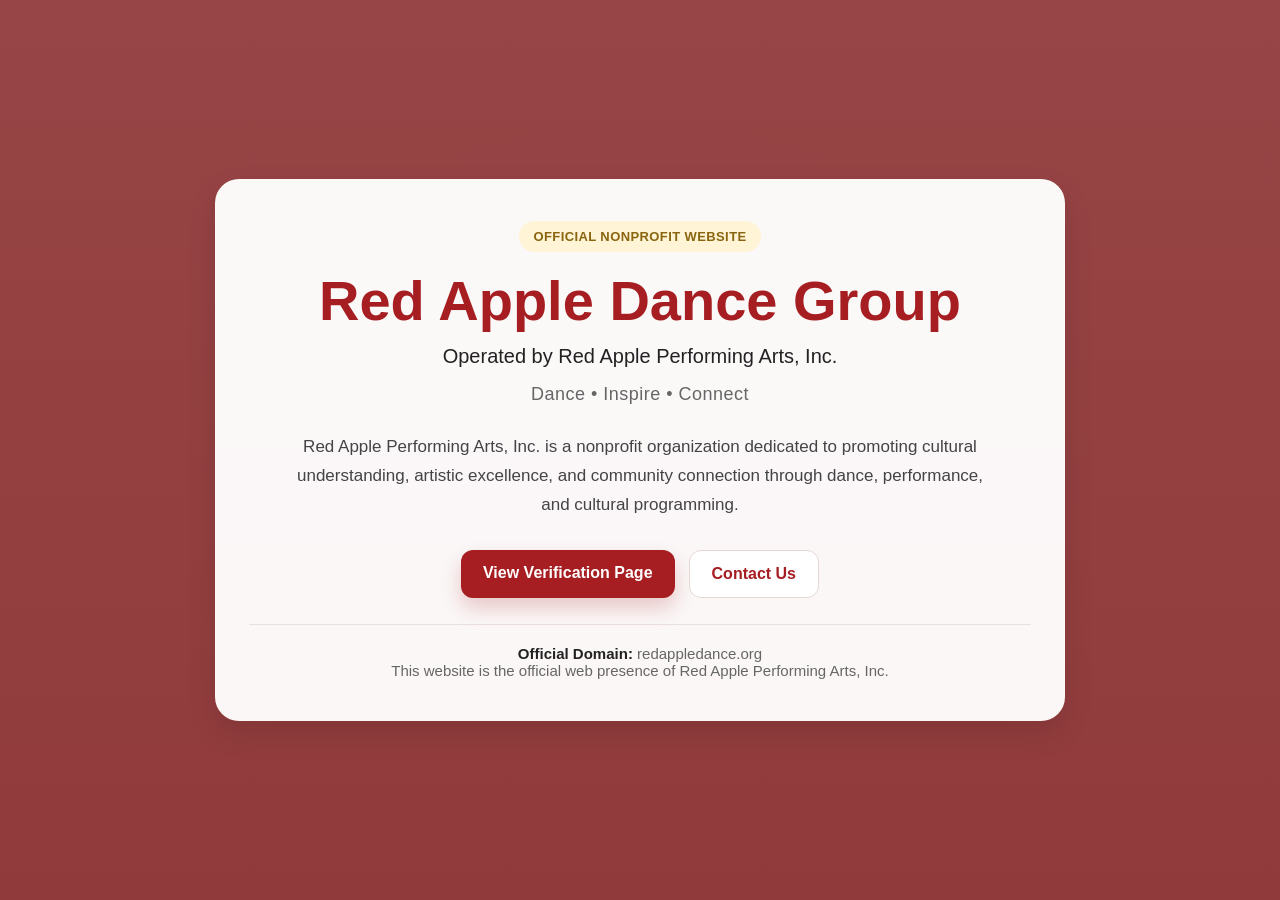
<file: index.html>
<!DOCTYPE html>
<html lang="en">
<head>
  <meta charset="UTF-8" />
  <meta name="viewport" content="width=device-width, initial-scale=1.0" />
  <title>Red Apple Dance Group | Red Apple Performing Arts, Inc.</title>
  <meta
    name="description"
    content="Official website of Red Apple Performing Arts, Inc., the nonprofit organization operating the Red Apple Dance Group."
  />
  <style>
    :root{
      --red:#a61e22;
      --red-dark:#7f1518;
      --gold:#d4af37;
      --cream:#faf7f2;
      --text:#222222;
      --muted:#666666;
      --white:#ffffff;
      --shadow:0 12px 30px rgba(0,0,0,0.10);
      --radius:18px;
    }

    *{box-sizing:border-box;}

    body{
      margin:0;
      font-family:Arial, Helvetica, sans-serif;
      color:var(--text);
      background:linear-gradient(180deg, #fffaf6 0%, #f7f1e8 100%);
    }

    .hero{
      min-height:100vh;
      display:flex;
      align-items:center;
      justify-content:center;
      padding:40px 20px;
      background:
        linear-gradient(rgba(122,18,21,0.78), rgba(122,18,21,0.82)),
        radial-gradient(circle at top, rgba(255,255,255,0.12), transparent 35%);
    }

    .card{
      width:100%;
      max-width:850px;
      background:rgba(255,255,255,0.96);
      border-radius:24px;
      box-shadow:var(--shadow);
      padding:42px 34px;
      text-align:center;
    }

    .badge{
      display:inline-block;
      padding:8px 14px;
      border-radius:999px;
      background:#fff4d6;
      color:#8a6510;
      font-size:13px;
      font-weight:700;
      letter-spacing:0.4px;
      text-transform:uppercase;
      margin-bottom:18px;
    }

    h1{
      margin:0;
      color:var(--red);
      font-size:clamp(34px, 6vw, 56px);
      line-height:1.1;
    }

    .subtitle{
      margin:14px auto 0;
      font-size:20px;
      color:var(--text);
      max-width:680px;
    }

    .tagline{
      margin:16px 0 0;
      font-size:18px;
      color:var(--muted);
      letter-spacing:0.5px;
    }

    .about{
      margin:28px auto 0;
      max-width:700px;
      font-size:17px;
      line-height:1.7;
      color:#444;
    }

    .actions{
      margin-top:30px;
      display:flex;
      justify-content:center;
      flex-wrap:wrap;
      gap:14px;
    }

    .btn{
      display:inline-block;
      padding:14px 22px;
      border-radius:12px;
      text-decoration:none;
      font-weight:700;
      transition:transform 0.2s ease, box-shadow 0.2s ease, background 0.2s ease;
    }

    .btn-primary{
      background:var(--red);
      color:var(--white);
      box-shadow:0 10px 20px rgba(166,30,34,0.22);
    }

    .btn-secondary{
      background:var(--white);
      color:var(--red);
      border:1px solid #e7d7d7;
    }

    .btn:hover{
      transform:translateY(-2px);
    }

    .verification-note{
      margin-top:26px;
      padding-top:20px;
      border-top:1px solid #eadfdf;
      font-size:15px;
      color:var(--muted);
    }

    .verification-note strong{
      color:var(--text);
    }
  </style>
</head>
<body>
  <main class="hero">
    <section class="card">
      <div class="badge">Official Nonprofit Website</div>

      <h1>Red Apple Dance Group</h1>

      <p class="subtitle">
        Operated by Red Apple Performing Arts, Inc.
      </p>

      <p class="tagline">Dance • Inspire • Connect</p>

      <div class="about">
        Red Apple Performing Arts, Inc. is a nonprofit organization dedicated to promoting
        cultural understanding, artistic excellence, and community connection through dance,
        performance, and cultural programming.
      </div>

      <div class="actions">
        <a class="btn btn-primary" href="/verification.html">View Verification Page</a>
        <a class="btn btn-secondary" href="mailto:info@redappledance.org">Contact Us</a>
      </div>

      <div class="verification-note">
        <strong>Official Domain:</strong> redappledance.org<br />
        This website is the official web presence of Red Apple Performing Arts, Inc.
      </div>
    </section>
  </main>
</body>
</html>
</file>
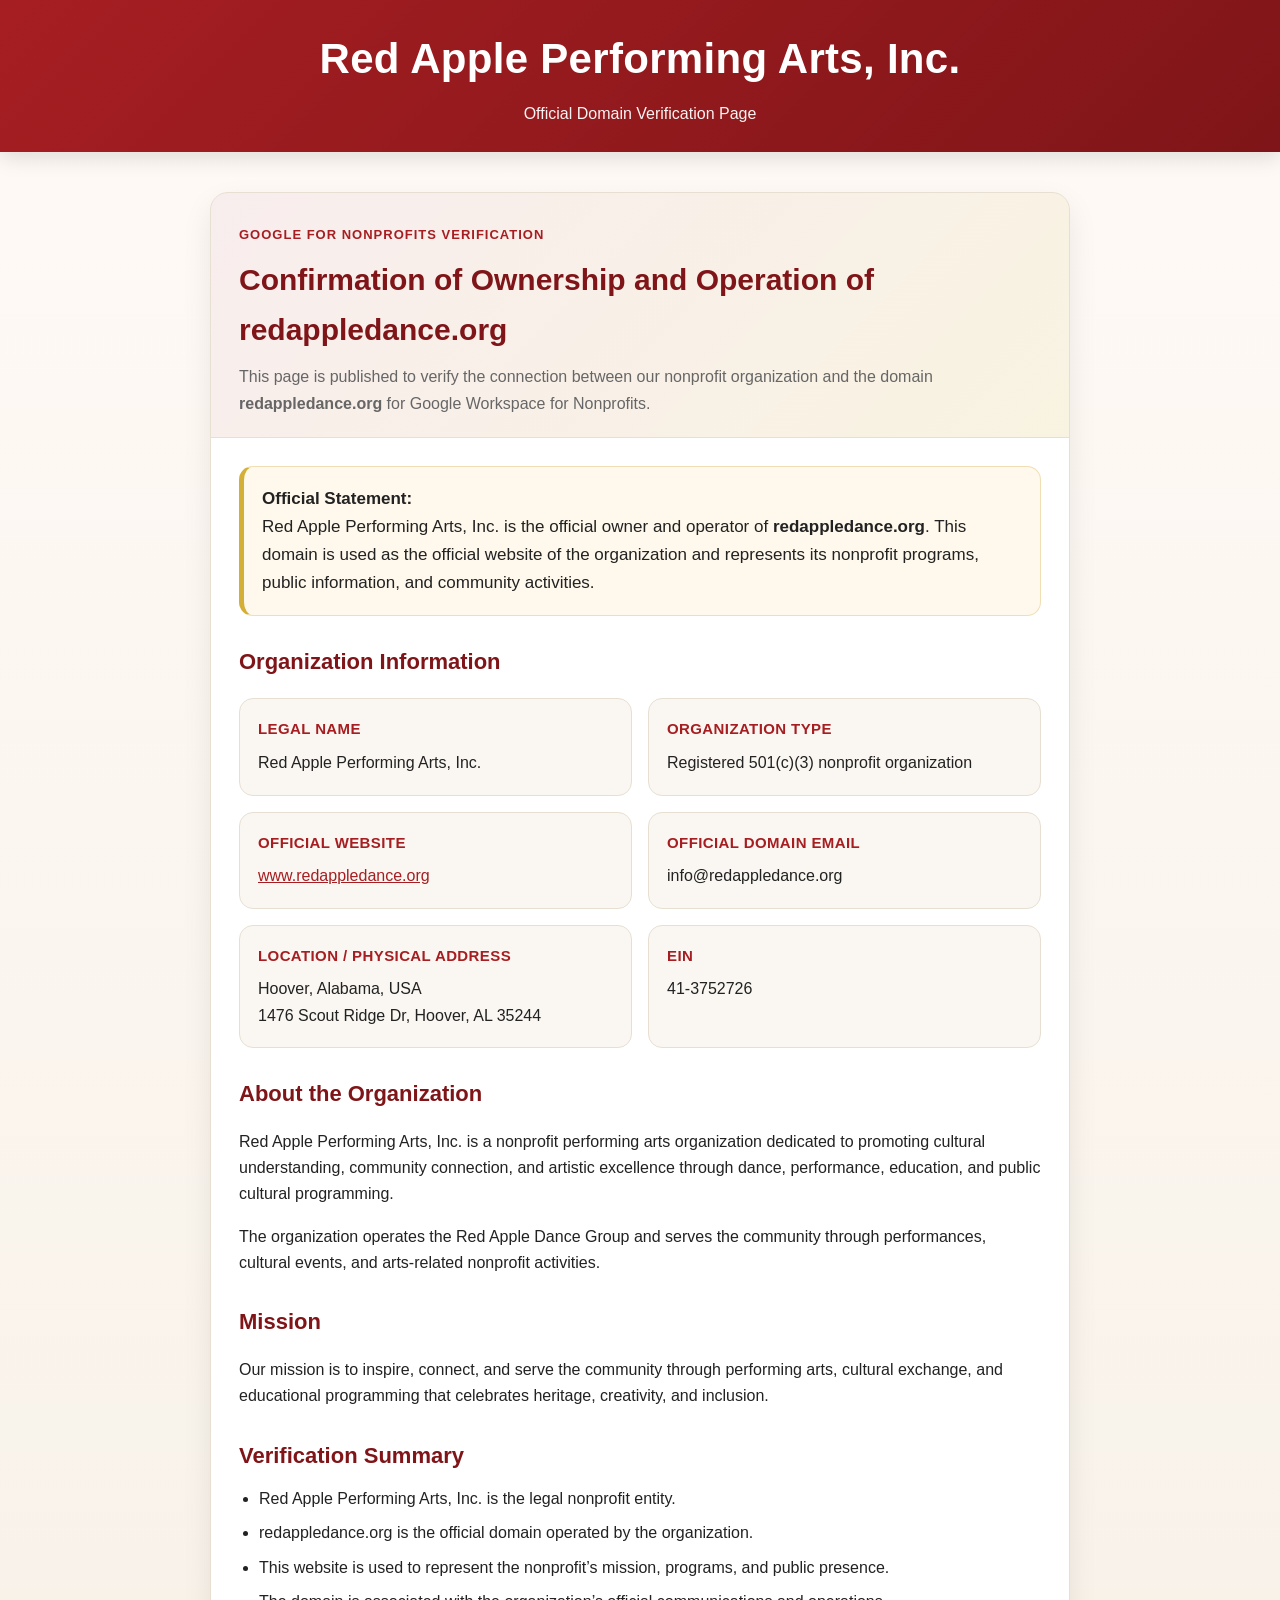
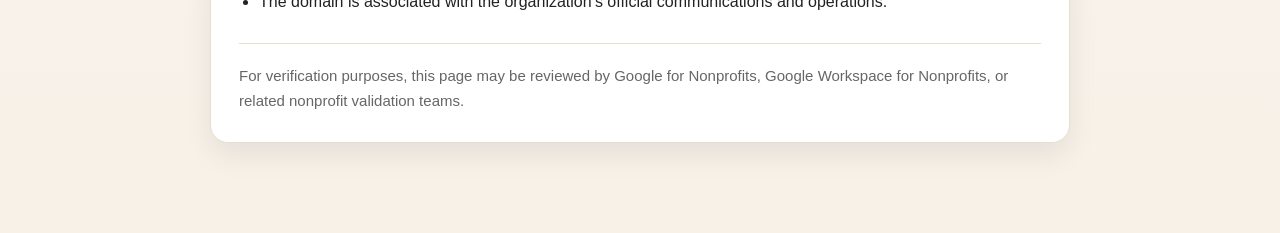
<file: verification.html>
<!DOCTYPE html>
<html lang="en">
<head>
  <meta charset="UTF-8" />
  <meta name="viewport" content="width=device-width, initial-scale=1.0" />
  <title>Domain Verification | Red Apple Performing Arts, Inc.</title>
  <meta
    name="description"
    content="Official domain verification page for Red Apple Performing Arts, Inc., confirming that redappledance.org is owned and operated by the nonprofit organization."
  />
  <style>
    :root{
      --red:#a61e22;
      --red-dark:#7f1518;
      --gold:#d4af37;
      --cream:#faf7f2;
      --text:#222222;
      --muted:#666666;
      --white:#ffffff;
      --border:#e7dfd2;
      --shadow:0 12px 30px rgba(0,0,0,0.08);
      --radius:18px;
      --max:900px;
    }

    *{box-sizing:border-box;}

    body{
      margin:0;
      font-family:Arial, Helvetica, sans-serif;
      background:linear-gradient(180deg, #fffaf6 0%, #f7f1e8 100%);
      color:var(--text);
      line-height:1.65;
    }

    .site-header{
      background:linear-gradient(135deg, var(--red) 0%, var(--red-dark) 100%);
      color:var(--white);
      padding:24px 20px;
      text-align:center;
      box-shadow:0 6px 20px rgba(0,0,0,0.12);
    }

    .site-header h1{
      margin:0;
      font-size:clamp(30px, 5vw, 42px);
      letter-spacing:0.3px;
    }

    .site-header p{
      margin:8px 0 0;
      font-size:16px;
      opacity:0.95;
    }

    .wrap{
      max-width:var(--max);
      margin:40px auto;
      padding:0 20px 50px;
    }

    .card{
      background:var(--white);
      border:1px solid var(--border);
      border-radius:var(--radius);
      box-shadow:var(--shadow);
      overflow:hidden;
    }

    .card-top{
      background:linear-gradient(135deg, rgba(166,30,34,0.08), rgba(212,175,55,0.15));
      padding:28px 28px 20px;
      border-bottom:1px solid var(--border);
    }

    .eyebrow{
      display:inline-block;
      font-size:13px;
      font-weight:700;
      letter-spacing:1px;
      text-transform:uppercase;
      color:var(--red);
      margin-bottom:10px;
    }

    .card-top h2{
      margin:0 0 10px;
      font-size:30px;
      color:var(--red-dark);
    }

    .card-top p{
      margin:0;
      color:var(--muted);
      font-size:16px;
    }

    .content{
      padding:28px;
    }

    .statement{
      background:#fff8ec;
      border:1px solid #f0dfb4;
      border-left:5px solid var(--gold);
      padding:18px 18px;
      border-radius:14px;
      margin-bottom:26px;
      font-size:17px;
    }

    .section{
      margin-top:28px;
    }

    .section h3{
      margin:0 0 12px;
      font-size:22px;
      color:var(--red-dark);
    }

    .info-grid{
      display:grid;
      grid-template-columns:1fr 1fr;
      gap:16px;
      margin-top:18px;
    }

    .info-box{
      background:var(--cream);
      border:1px solid var(--border);
      border-radius:14px;
      padding:18px;
    }

    .info-box h4{
      margin:0 0 8px;
      font-size:15px;
      color:var(--red);
      text-transform:uppercase;
      letter-spacing:0.4px;
    }

    .info-box p{
      margin:0;
      font-size:16px;
    }

    .list{
      padding-left:20px;
      margin:10px 0 0;
    }

    .list li{
      margin-bottom:8px;
    }

    a{
      color:var(--red);
    }

    .footer-note{
      margin-top:28px;
      padding-top:20px;
      border-top:1px solid var(--border);
      font-size:15px;
      color:var(--muted);
    }

    @media (max-width: 700px){
      .info-grid{
        grid-template-columns:1fr;
      }

      .card-top,
      .content{
        padding:22px;
      }
    }
  </style>
</head>
<body>
  <header class="site-header">
    <h1>Red Apple Performing Arts, Inc.</h1>
    <p>Official Domain Verification Page</p>
  </header>

  <main class="wrap">
    <section class="card">
      <div class="card-top">
        <div class="eyebrow">Google for Nonprofits Verification</div>
        <h2>Confirmation of Ownership and Operation of redappledance.org</h2>
        <p>
          This page is published to verify the connection between our nonprofit organization
          and the domain <strong>redappledance.org</strong> for Google Workspace for Nonprofits.
        </p>
      </div>

      <div class="content">
        <div class="statement">
          <strong>Official Statement:</strong><br />
          Red Apple Performing Arts, Inc. is the official owner and operator of
          <strong>redappledance.org</strong>. This domain is used as the official website of the organization
          and represents its nonprofit programs, public information, and community activities.
        </div>

        <div class="section">
          <h3>Organization Information</h3>
          <div class="info-grid">
            <div class="info-box">
              <h4>Legal Name</h4>
              <p>Red Apple Performing Arts, Inc.</p>
            </div>

            <div class="info-box">
              <h4>Organization Type</h4>
              <p>Registered 501(c)(3) nonprofit organization</p>
            </div>

            <div class="info-box">
              <h4>Official Website</h4>
              <p><a href="https://www.redappledance.org">www.redappledance.org</a></p>
            </div>

            <div class="info-box">
              <h4>Official Domain Email</h4>
              <p>info@redappledance.org</p>
            </div>

            <div class="info-box">
              <h4>Location / Physical Address</h4>
              <p>
                Hoover, Alabama, USA<br />
                1476 Scout Ridge Dr, Hoover, AL 35244
              </p>
            </div>

            <div class="info-box">
              <h4>EIN</h4>
              <p>41-3752726</p>
            </div>
          </div>
        </div>

        <div class="section">
          <h3>About the Organization</h3>
          <p>
            Red Apple Performing Arts, Inc. is a nonprofit performing arts organization dedicated to
            promoting cultural understanding, community connection, and artistic excellence through dance,
            performance, education, and public cultural programming.
          </p>
          <p>
            The organization operates the Red Apple Dance Group and serves the community through performances,
            cultural events, and arts-related nonprofit activities.
          </p>
        </div>

        <div class="section">
          <h3>Mission</h3>
          <p>
            Our mission is to inspire, connect, and serve the community through performing arts,
            cultural exchange, and educational programming that celebrates heritage, creativity,
            and inclusion.
          </p>
        </div>

        <div class="section">
          <h3>Verification Summary</h3>
          <ul class="list">
            <li>Red Apple Performing Arts, Inc. is the legal nonprofit entity.</li>
            <li>redappledance.org is the official domain operated by the organization.</li>
            <li>This website is used to represent the nonprofit’s mission, programs, and public presence.</li>
            <li>The domain is associated with the organization’s official communications and operations.</li>
          </ul>
        </div>

        <div class="footer-note">
          For verification purposes, this page may be reviewed by Google for Nonprofits,
          Google Workspace for Nonprofits, or related nonprofit validation teams.
        </div>
      </div>
    </section>
  </main>
</body>
</html>
</file>
